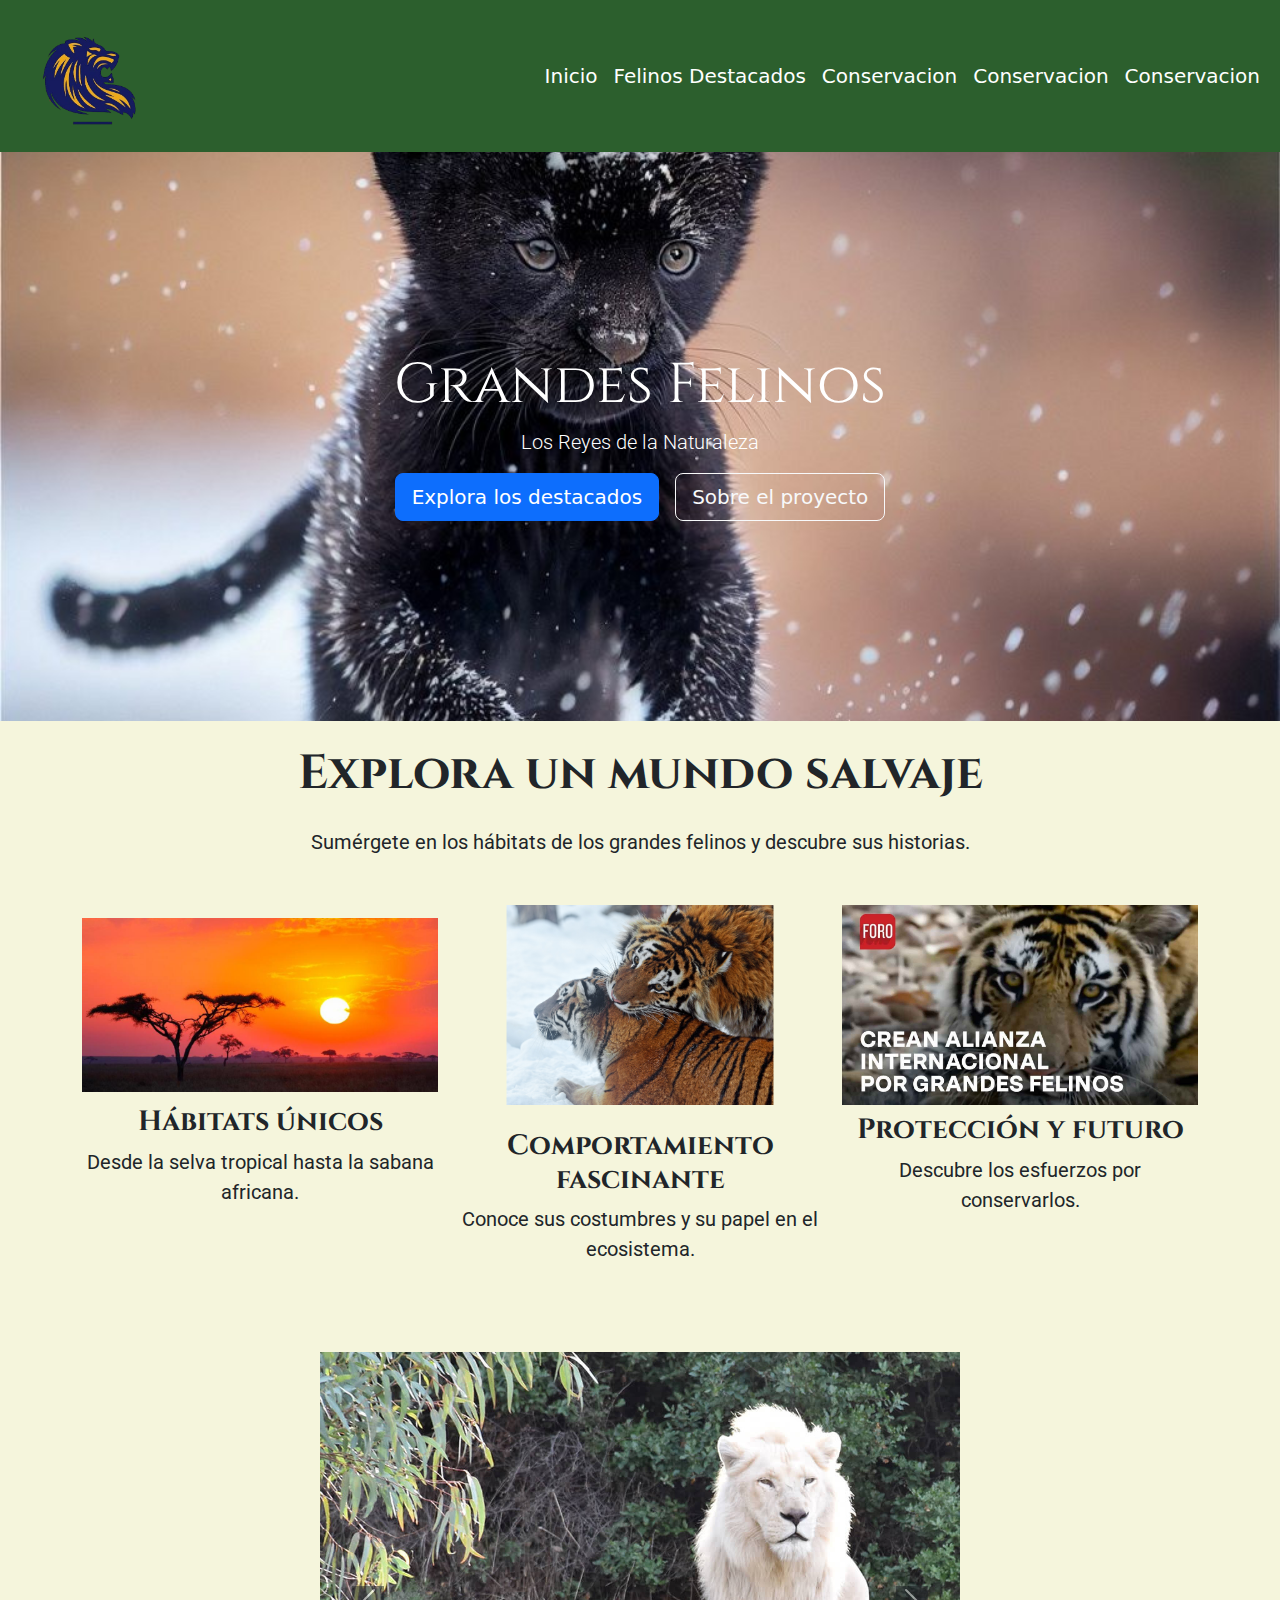
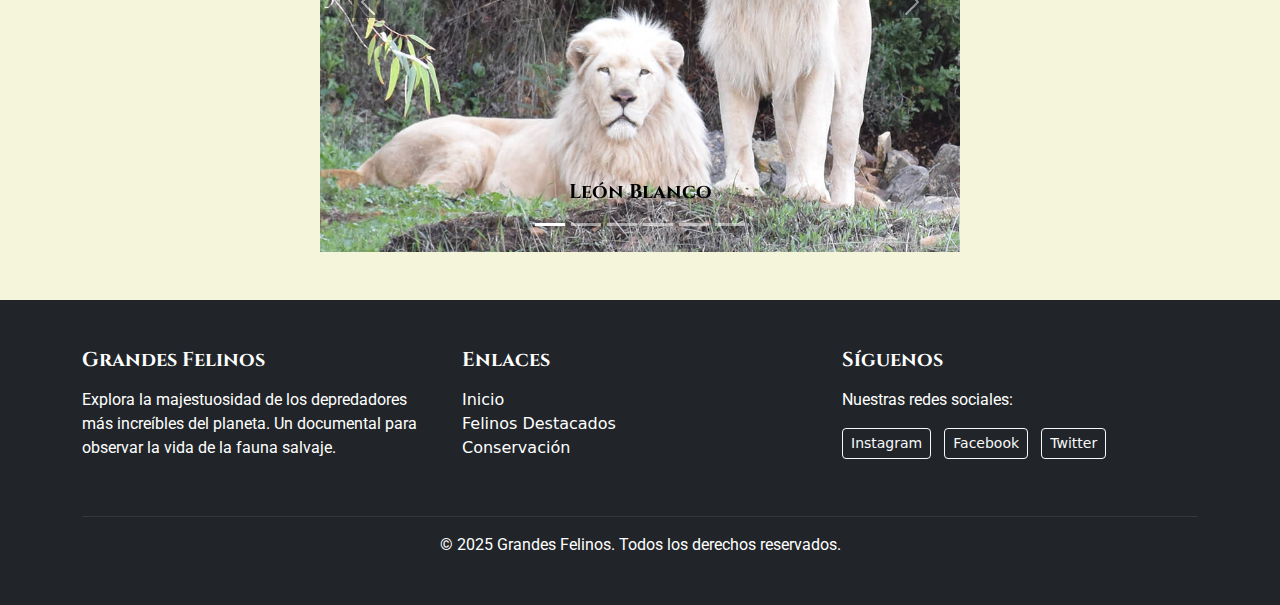
<file: index.html>
<!DOCTYPE html>
<html lang="en">

<head>
  <meta charset="utf-8" />
  <meta name="viewport" content="width=device-width, initial-scale=1" />
  <title>Inicio</title>
  <link href="https://cdn.jsdelivr.net/npm/bootstrap@5.3.3/dist/css/bootstrap.min.css" rel="stylesheet"
    integrity="sha384-QWTKZyjpPEjISv5WaRU9OFeRpok6YctnYmDr5pNlyT2bRjXh0JMhjY6hW+ALEwIH" crossorigin="anonymous" />
  <link rel="stylesheet" href="./style.css" />
</head>

<body>
  <header>
    <nav class="navbar navbar-expand-lg">
      <div class="container-fluid">
        <a class="navbar-brand" href="./index.html">
          <img src="./logo.png" id="logo" alt="" />
        </a>
        <button class="navbar-toggler" type="button" data-bs-toggle="collapse" data-bs-target="#navbarNavDropdown"
          aria-controls="navbarNavDropdown" aria-expanded="false" aria-label="Toggle navigation">
          <span class="navbar-toggler-icon"></span>
        </button>

        <div class="collapse navbar-collapse" id="navbarNavDropdown">
          <ul class="navbar-nav ms-auto">
            <li class="nav-item">
              <a class="nav-link active text-white" aria-current="page" href="./index.html">Inicio</a>
            </li>
            <li class="nav-item">
              <a class="nav-link text-white" href="./felinosDest.html">Felinos Destacados</a>
            </li>
            <li class="nav-item">
              <a class="nav-link text-white" href="./conservacion.html">Conservacion</a>
            </li>
            <li class="nav-item">
              <a class="nav-link text-white" href="./conservacion.html">Conservacion</a>
            </li>
            <li class="nav-item">
              <a class="nav-link text-white" href="./conservacion.html">Conservacion</a>
            </li>
          </ul>
        </div>
      </div>
    </nav>
  </header>
  <main>
    <section class="hero bg-dark text-white text-center fondo "
      style="background-image: url('./panteranegra.jpg'); background-size: cover; background-position: center;">
      <div class="container">
        <h1 class="display-4">Grandes Felinos</h1>
        <p class="lead">Los Reyes de la Naturaleza</p>
        <div class="d-flex justify-content-center gap-3">
          <a href="./felinosDest.html" class="btn btn-primary btn-lg">Explora los destacados</a>
          <a href="proyecto.html" class="btn btn-outline-light btn-lg">Sobre el proyecto</a>
        </div>
      </div>
    </section>

    <section class="imagen-ini text-center pb-4">
      <div class="container pt-4">
        <h2 class="mb-4">Explora un mundo salvaje</h2>
        <p class="mb-5">Sumérgete en los hábitats de los grandes felinos y descubre sus historias.</p>
        <div class="row">
          <div class="col-md-4">
            <img src="./sabana_16x9.png" class="img-fluid" alt="">
            <h3>Hábitats únicos</h3>
            <p>Desde la selva tropical hasta la sabana africana.</p>
          </div>
          <div class="col-md-4">
            <img src="./comportamiento_16x9.png" class="img-fluid height" alt="">
            <h3 class="pt-4">Comportamiento fascinante</h3>
            <p>Conoce sus costumbres y su papel en el ecosistema.</p>
          </div>
          <div class="col-md-4">
            <img src="./proteccion_16x9.png" class="img-fluid" alt="">
            <h3 class="pt-2">Protección y futuro</h3>
            <p>Descubre los esfuerzos por conservarlos.</p>
          </div>
        </div>
      </div>
    </section>

    <section class="gallery py-5">
      <div id="carrusel" class="carousel slide w-50 mx-auto">
        <div class="carousel-indicators">
          <button type="button" data-bs-target="#carrusel" data-bs-slide-to="0" class="active" aria-current="true"
            aria-label="Slide 1"></button>
          <button type="button" data-bs-target="#carrusel" data-bs-slide-to="1" aria-label="Slide 2"></button>
          <button type="button" data-bs-target="#carrusel" data-bs-slide-to="2" aria-label="Slide 3"></button>
          <button type="button" data-bs-target="#carrusel" data-bs-slide-to="3" aria-label="Slide 4"></button>
          <button type="button" data-bs-target="#carrusel" data-bs-slide-to="4" aria-label="Slide 5"></button>
          <button type="button" data-bs-target="#carrusel" data-bs-slide-to="5" aria-label="Slide 6"></button>
        </div>
        <div class="carousel-inner">
          <div class="carousel-item active">
            <img src="./leonblanco.jpg" class="d-block m-auto img-fluid" alt="...">
            <div class="carousel-caption d-none d-md-block">
              <h5 class="text-black">León Blanco</h5>
            </div>
          </div>
          <div class="carousel-item">
            <img src="./leopardoamur.jpg" class="d-block m-auto img-fluid" alt="...">
            <div class="carousel-caption d-none d-md-block py-1">
              <h5 class="text-black">Leopardo Amur</h5>
            </div>
          </div>
          <div class="carousel-item">
            <img src="./linceiberico.jpeg" class="d-block m-auto img-fluid" alt="...">
            <div class="carousel-caption d-none d-md-block">
              <h5>Lince Iberico</h5>
            </div>
          </div>
          <div class="carousel-item">
            <img src="./tigremaltes.jpg" class="d-block m-aut img-fluid" alt="...">
            <div class="carousel-caption d-none d-md-block">
              <h5>Tigre Maltes</h5>
            </div>
          </div>
          <div class="carousel-item">
            <img src="./caracal.webp" class="d-block m-auto img-fluid" alt="...">
            <div class="carousel-caption d-none d-md-block">
              <h5>Caracal</h5>
            </div>
          </div>
          <div class="carousel-item">
            <img src="./leopardonieves.png" class="d-block m-auto img-fluid" alt="...">
            <div class="carousel-caption d-none d-md-block">
              <h5 class="text-black">Leopardo de las Nieves</h5>
            </div>
          </div>
        </div>
        <button class="carousel-control-prev" type="button" data-bs-target="#carrusel" data-bs-slide="prev">
          <span class="carousel-control-prev-icon bg-dark" aria-hidden="true"></span>
          <span class="visually-hidden">Previous</span>
        </button>
        <button class="carousel-control-next" type="button" data-bs-target="#carrusel" data-bs-slide="next">
          <span class="carousel-control-next-icon bg-dark" aria-hidden="true"></span>
          <span class="visually-hidden">Next</span>
        </button>
      </div>
    </section>

  </main>
  <footer class="bg-dark text-white py-5">
    <div class="container">
      <div class="row">
        <div class="col-md-4 mb-4">
          <h5 class="mb-3">Grandes Felinos</h5>
          <p>
            Explora la majestuosidad de los depredadores más increíbles del planeta. Un documental para observar la vida
            de la fauna salvaje.
          </p>
        </div>
        <div class="col-md-4 mb-4">
          <h5 class="mb-3">Enlaces</h5>
          <ul class="list-unstyled">
            <li><a href="./index.html" class="text-white text-decoration-none">Inicio</a></li>
            <li><a href="./felinosDest.html" class="text-white text-decoration-none">Felinos Destacados</a></li>
            <li><a href="./conservacion.html" class="text-white text-decoration-none">Conservación</a></li>
            <!-- <li><a href="#" class="text-white text-decoration-none">Equipo de Producción</a></li> -->
          </ul>
        </div>
        <div class="col-md-4 mb-4">
          <h5 class="mb-3">Síguenos</h5>
          <p>Nuestras redes sociales:</p>
          <div>
            <a href="#" class="btn btn-outline-light btn-sm me-2">
              <i class="bi bi-instagram"></i> Instagram
            </a>
            <a href="#" class="btn btn-outline-light btn-sm me-2">
              <i class="bi bi-facebook"></i> Facebook
            </a>
            <a href="#" class="btn btn-outline-light btn-sm">
              <i class="bi bi-twitter"></i> Twitter
            </a>
          </div>
        </div>
      </div>
      <hr class="border-secondary">
      <div class="text-center">
        <p class="mb-0">&copy; 2025 Grandes Felinos. Todos los derechos reservados.</p>
      </div>
    </div>
  </footer>

  <script src="https://cdn.jsdelivr.net/npm/bootstrap@5.3.3/dist/js/bootstrap.bundle.min.js"
    integrity="sha384-YvpcrYf0tY3lHB60NNkmXc5s9fDVZLESaAA55NDzOxhy9GkcIdslK1eN7N6jIeHz"
    crossorigin="anonymous"></script>
</body>

</html>
</file>
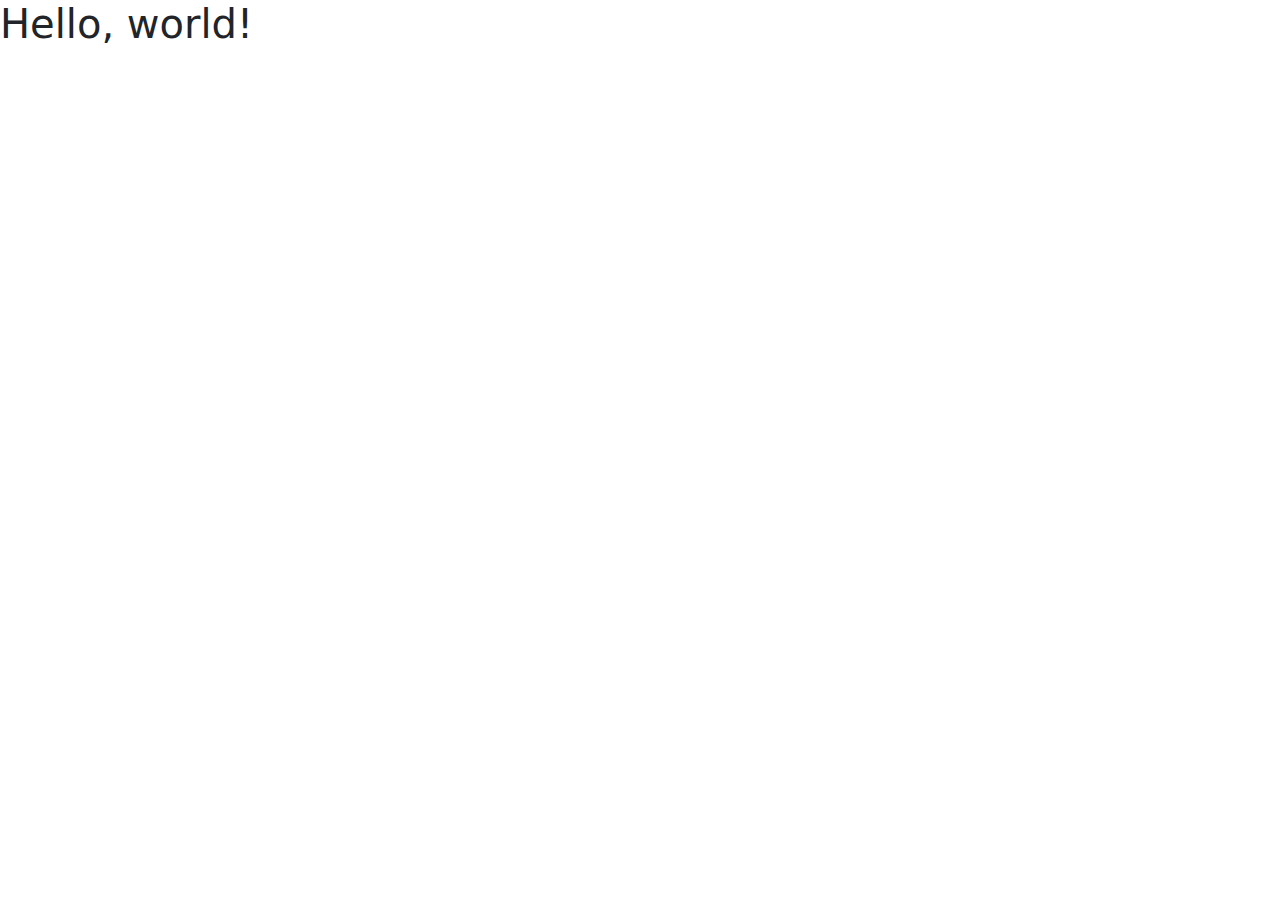
<file: conservacion.html>
<!doctype html>
<html lang="en">
  <head>
    <meta charset="utf-8">
    <meta name="viewport" content="width=device-width, initial-scale=1">
    <title>Bootstrap demo</title>
    <link href="https://cdn.jsdelivr.net/npm/bootstrap@5.3.3/dist/css/bootstrap.min.css" rel="stylesheet" integrity="sha384-QWTKZyjpPEjISv5WaRU9OFeRpok6YctnYmDr5pNlyT2bRjXh0JMhjY6hW+ALEwIH" crossorigin="anonymous">
  </head>
  <body>
    <h1>Hello, world!</h1>
    <script src="https://cdn.jsdelivr.net/npm/bootstrap@5.3.3/dist/js/bootstrap.bundle.min.js" integrity="sha384-YvpcrYf0tY3lHB60NNkmXc5s9fDVZLESaAA55NDzOxhy9GkcIdslK1eN7N6jIeHz" crossorigin="anonymous"></script>
  </body>
</html>
</file>
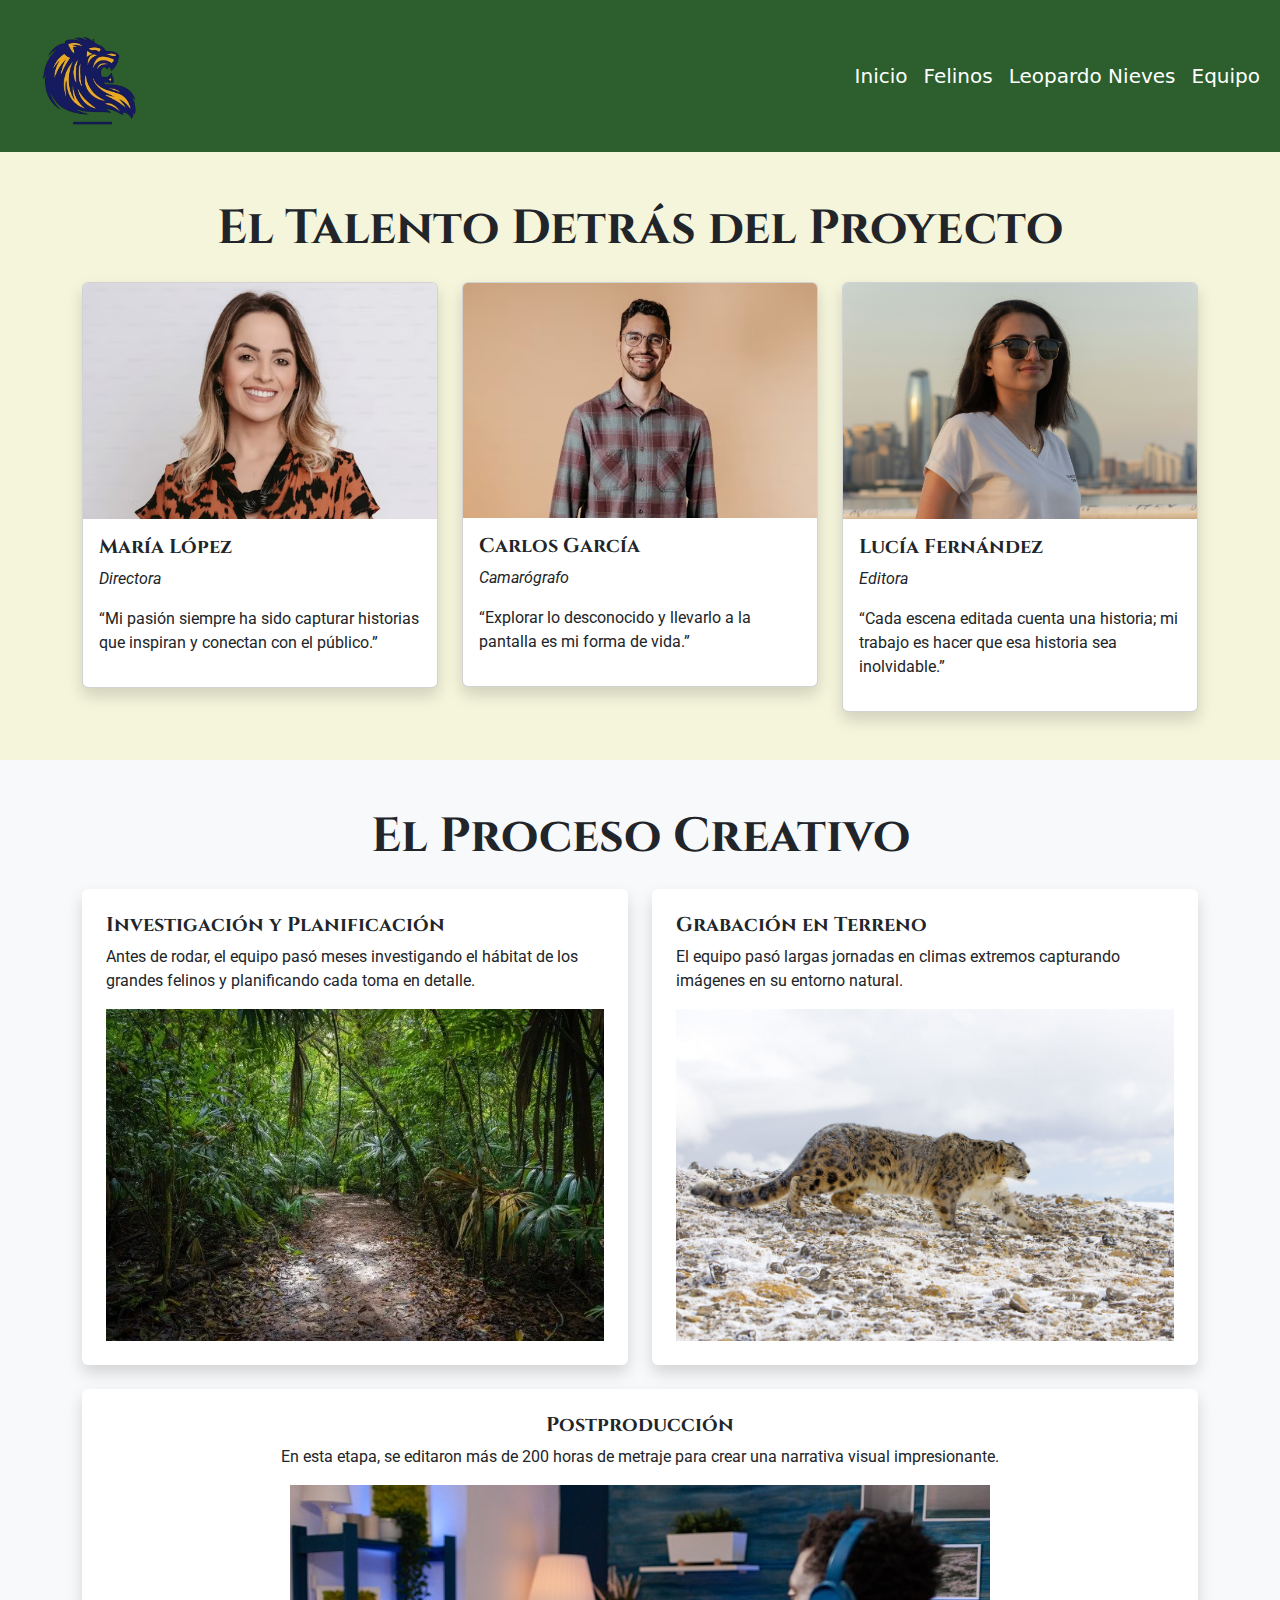
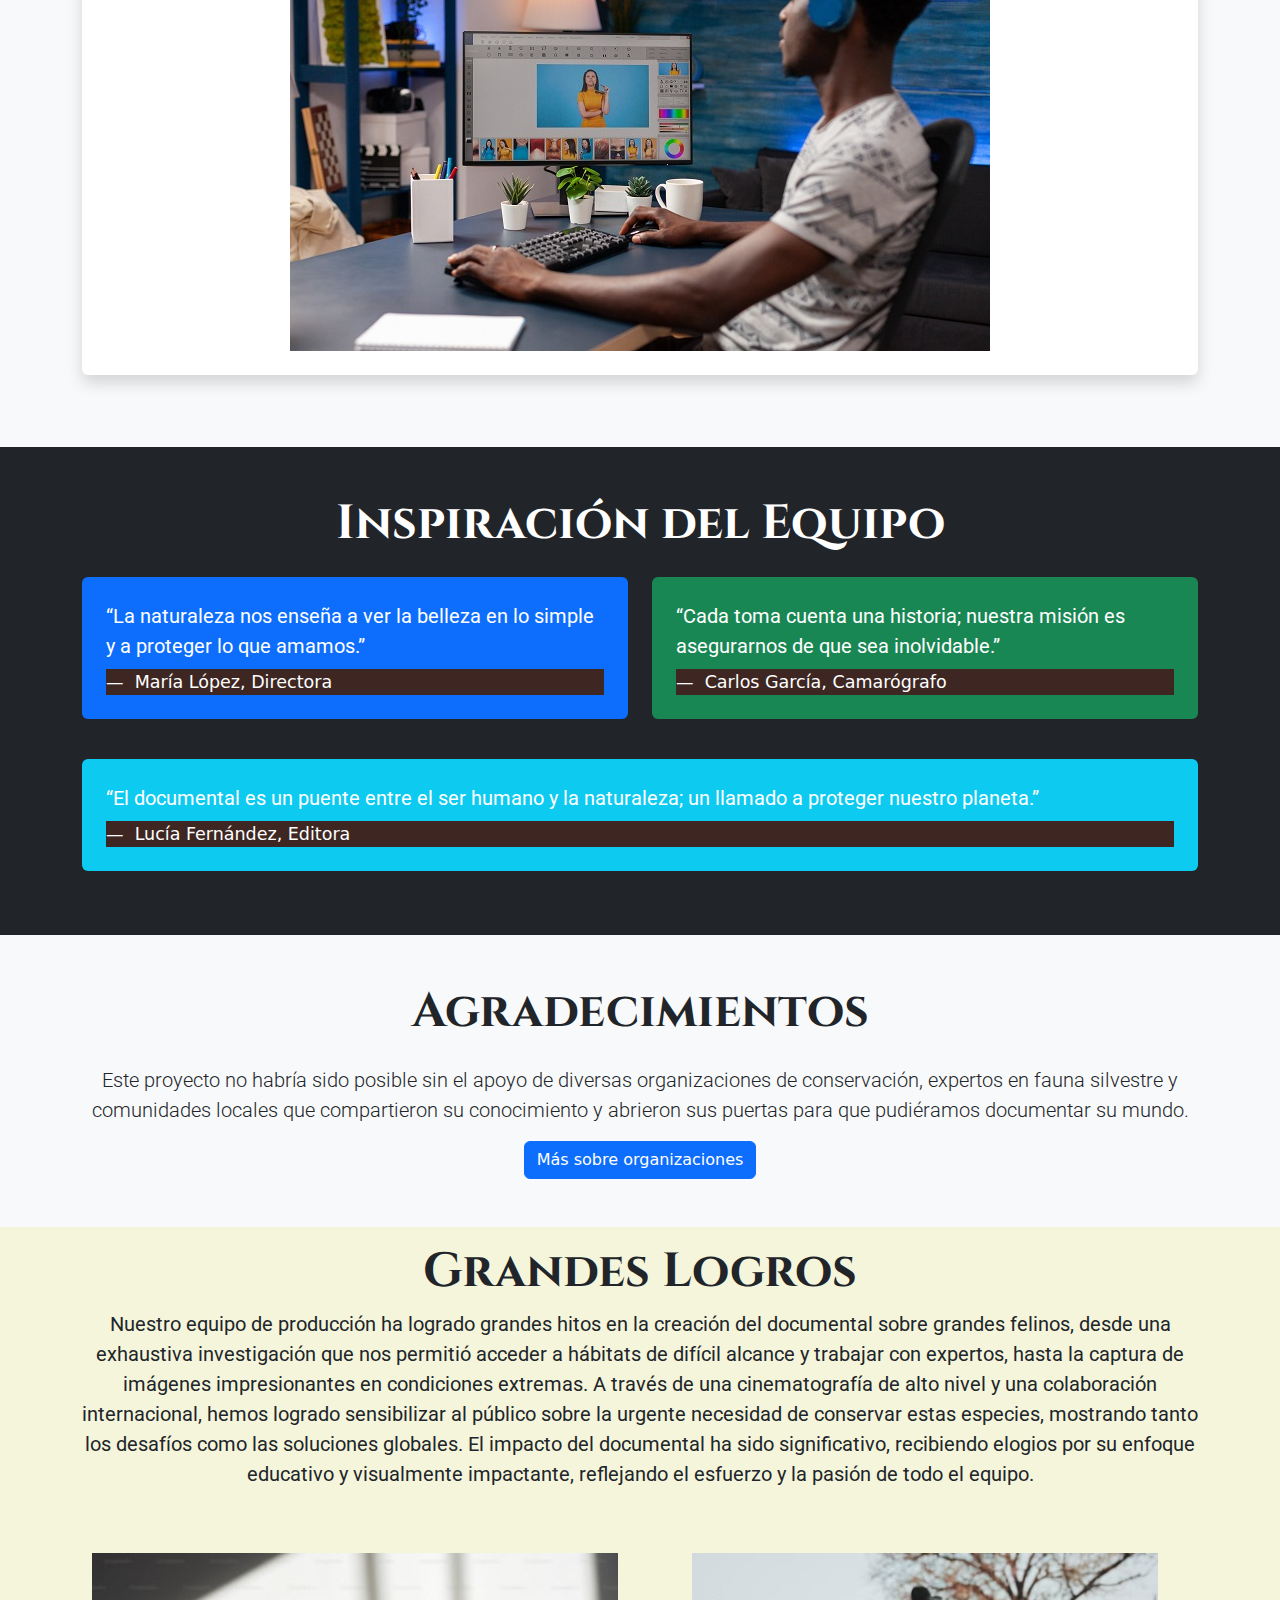
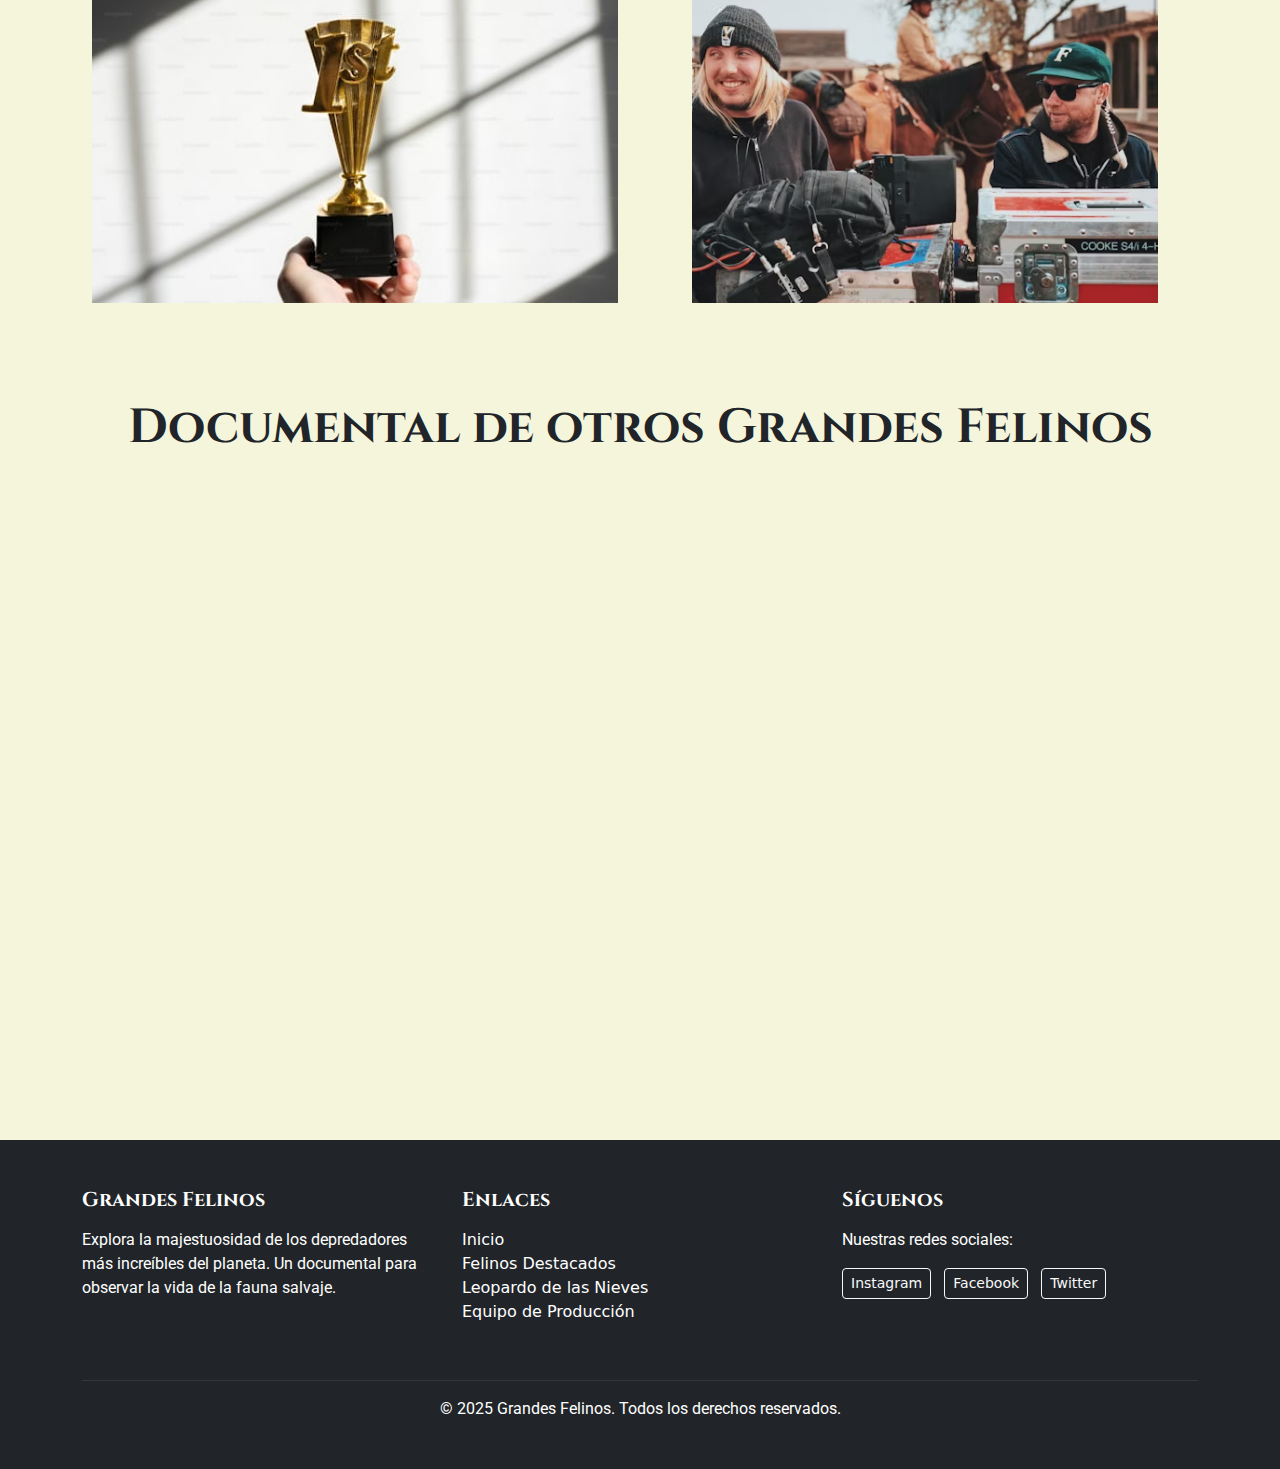
<file: equipo.html>
<!DOCTYPE html>
<html lang="es">
  <head>
    <meta charset="UTF-8" />
    <meta name="viewport" content="width=device-width, initial-scale=1.0" />
    <title>Equipo de Producción</title>
    <link
      href="https://cdn.jsdelivr.net/npm/bootstrap@5.3.0-alpha3/dist/css/bootstrap.min.css"
      rel="stylesheet"
    />
    <link rel="stylesheet" href="./style.css" />
  </head>

  <body>
    <header>
      <nav class="navbar navbar-expand-xl">
        <div class="container-fluid">
          <a class="navbar-brand" href="./index.html">
            <img src="./logo.png" id="logo" alt="" />
          </a>
          <button
            class="navbar-toggler"
            type="button"
            data-bs-toggle="collapse"
            data-bs-target="#navbarNavDropdown"
            aria-controls="navbarNavDropdown"
            aria-expanded="false"
            aria-label="Toggle navigation"
          >
            <span class="navbar-toggler-icon"></span>
          </button>

          <div class="collapse navbar-collapse" id="navbarNavDropdown">
            <ul class="navbar-nav ms-auto">
              <li class="nav-item">
                <a
                  class="nav-link active text-white"
                  aria-current="page"
                  href="./index.html"
                  >Inicio</a
                >
              </li>
              <li class="nav-item">
                <a class="nav-link text-white" href="./felinosDest.html"
                  >Felinos</a
                >
              </li>
              <li class="nav-item">
                <a class="nav-link text-white" href="./leopardoNieves.html"
                  >Leopardo Nieves</a
                >
              </li>
              <li class="nav-item">
                <a class="nav-link text-white" href="./equipo.html">Equipo</a>
              </li>
            </ul>
          </div>
        </div>
      </nav>
    </header>

    <section class="py-5">
      <div class="container">
        <h2 class="text-center mb-4">El Talento Detrás del Proyecto</h2>
        <div class="row">
          <div class="col-md-4">
            <div class="card shadow">
              <img
                src="./img/equipo/maria.avif"
                class="card-img-top"
                alt="Director"
              />
              <div class="card-body">
                <h5 class="card-title">María López</h5>
                <p class="card-text"><em>Directora</em></p>
                <p>
                  “Mi pasión siempre ha sido capturar historias que inspiran y
                  conectan con el público.”
                </p>
              </div>
            </div>
          </div>
          <div class="col-md-4">
            <div class="card shadow">
              <img
                src="./img/equipo/carlos.avif"
                class="card-img-top img-fluid"
                alt="Camarógrafo"
              />
              <div class="card-body">
                <h5 class="card-title">Carlos García</h5>
                <p class="card-text"><em>Camarógrafo</em></p>
                <p>
                  “Explorar lo desconocido y llevarlo a la pantalla es mi forma
                  de vida.”
                </p>
              </div>
            </div>
          </div>
          <div class="col-md-4">
            <div class="card shadow">
              <img
                src="./img/equipo/lucia.jpg"
                class="card-img-top"
                alt="Editora"
              />
              <div class="card-body">
                <h5 class="card-title">Lucía Fernández</h5>
                <p class="card-text"><em>Editora</em></p>
                <p>
                  “Cada escena editada cuenta una historia; mi trabajo es hacer
                  que esa historia sea inolvidable.”
                </p>
              </div>
            </div>
          </div>
        </div>
      </div>
    </section>

    <section class="bg-light py-5">
      <div class="container">
        <h2 class="text-center mb-4">El Proceso Creativo</h2>
        <div class="timeline">
          <div class="row">
            <div class="col-md-6 mb-4">
              <div class="p-4 bg-white rounded shadow">
                <h5>Investigación y Planificación</h5>
                <p>
                  Antes de rodar, el equipo pasó meses investigando el hábitat
                  de los grandes felinos y planificando cada toma en detalle.
                </p>
                <img src="./jungla.webp" class="img-fluid" alt="" />
              </div>
            </div>
            <div class="col-md-6 mb-4">
              <div class="p-4 bg-white rounded shadow">
                <h5>Grabación en Terreno</h5>
                <p>
                  El equipo pasó largas jornadas en climas extremos capturando
                  imágenes en su entorno natural.
                </p>
                <img src="./img/equipo/himalaya.jpg" class="img-fluid" alt="" />
              </div>
            </div>
            <div class="col-md mb-4 text-center">
              <div class="p-4 bg-white rounded shadow">
                <h5>Postproducción</h5>
                <p>
                  En esta etapa, se editaron más de 200 horas de metraje para
                  crear una narrativa visual impresionante.
                </p>
                <img src="./img/equipo/edicion.jpg" class="img-fluid" alt="" />
              </div>
            </div>
          </div>
        </div>
      </div>
    </section>

    <section class="py-5 text-white bg-dark">
      <div class="container">
        <h2 class="text-center mb-4">Inspiración del Equipo</h2>
        <div class="row">
          <div class="col-md-6 mb-4">
            <blockquote class="blockquote p-4 bg-primary rounded">
              <p class="mb-4">
                “La naturaleza nos enseña a ver la belleza en lo simple y a
                proteger lo que amamos.”
              </p>
              <footer class="blockquote-footer text-white">
                María López, Directora
              </footer>
            </blockquote>
          </div>
          <div class="col-md-6 mb-4">
            <blockquote class="blockquote p-4 bg-success rounded">
              <p class="mb-4">
                “Cada toma cuenta una historia; nuestra misión es asegurarnos de
                que sea inolvidable.”
              </p>
              <footer class="blockquote-footer text-white">
                Carlos García, Camarógrafo
              </footer>
            </blockquote>
          </div>
          <div class="col-md-12">
            <blockquote class="blockquote p-4 bg-info rounded">
              <p class="mb-4">
                “El documental es un puente entre el ser humano y la naturaleza;
                un llamado a proteger nuestro planeta.”
              </p>
              <footer class="blockquote-footer text-white">
                Lucía Fernández, Editora
              </footer>
            </blockquote>
          </div>
        </div>
      </div>
    </section>

    <section class="bg-light py-5">
      <div class="container text-center">
        <h2 class="mb-4">Agradecimientos</h2>
        <p class="lead">
          Este proyecto no habría sido posible sin el apoyo de diversas
          organizaciones de conservación, expertos en fauna silvestre y
          comunidades locales que compartieron su conocimiento y abrieron sus
          puertas para que pudiéramos documentar su mundo.
        </p>

        <button
          type="button"
          class="btn btn-primary"
          data-bs-toggle="modal"
          data-bs-target="#agradecimientosModal"
        >
          Más sobre organizaciones
        </button>
      </div>

      <div
        class="modal fade"
        id="agradecimientosModal"
        tabindex="-1"
        aria-labelledby="agradecimientosModalLabel"
        aria-hidden="true"
      >
        <div class="modal-dialog modal-lg">
          <div class="modal-content">
            <div class="modal-header">
              <h5 class="modal-title" id="agradecimientosModalLabel">
                Organizaciones de Conservación y Apoyo
              </h5>
              <button
                type="button"
                class="btn-close"
                data-bs-dismiss="modal"
                aria-label="Cerrar"
              ></button>
            </div>
            <div class="modal-body">
              <h6>Organización 1: Fundación Vida Silvestre</h6>
              <p>
                La Fundación Vida Silvestre nos brindó valioso acceso a varias
                áreas protegidas donde pudimos observar de cerca a los felinos y
                su comportamiento en su hábitat natural. Además, nos
                proporcionaron información científica detallada sobre las
                especies que filmamos.
              </p>

              <h6>Organización 2: Red de Conservación Global</h6>
              <p>
                Esta red global de conservacionistas nos apoyó con recursos para
                realizar nuestras grabaciones en condiciones extremas, como en
                las altas montañas donde viven los leopardos de las nieves. Su
                experiencia en trabajo de campo fue esencial para nuestra
                seguridad.
              </p>

              <h6>Organización 3: Alianza por los Grandes Felinos</h6>
              <p>
                La Alianza por los Grandes Felinos nos conectó con expertos
                locales y comunidades indígenas que compartieron sus
                conocimientos sobre las especies y sus esfuerzos de protección.
                Su apoyo fue fundamental para asegurar el éxito del proyecto.
              </p>

              <h6>Organización 4: Comunidad de la Región de Himalaya</h6>
              <p>
                Las comunidades locales nos dieron acceso a sus tierras y nos
                permitieron documentar el comportamiento de los felinos en su
                hábitat. Además, compartieron valiosas historias y tradiciones
                relacionadas con los felinos que enriquecieron nuestro
                documental.
              </p>
            </div>
            <div class="modal-footer">
              <button
                type="button"
                class="btn btn-secondary"
                data-bs-dismiss="modal"
              >
                Cerrar
              </button>
            </div>
          </div>
        </div>
      </div>
    </section>

    <section>
      <div class="container text-center mt-3">
        <div class="row">
          <div class="col-sm-12 col-md-12 align-middle">
            <h2>Grandes Logros</h2>
          </div>
          <div class="col-sm-12 col-md-12 mb-5">
            <p class="fs-5">
              Nuestro equipo de producción ha logrado grandes hitos en la
              creación del documental sobre grandes felinos, desde una
              exhaustiva investigación que nos permitió acceder a hábitats de
              difícil alcance y trabajar con expertos, hasta la captura de
              imágenes impresionantes en condiciones extremas. A través de una
              cinematografía de alto nivel y una colaboración internacional,
              hemos logrado sensibilizar al público sobre la urgente necesidad
              de conservar estas especies, mostrando tanto los desafíos como las
              soluciones globales. El impacto del documental ha sido
              significativo, recibiendo elogios por su enfoque educativo y
              visualmente impactante, reflejando el esfuerzo y la pasión de todo
              el equipo.
            </p>
          </div>
          <div class="col-md-6 pb-5">
            <div class="d-flex justify-content-center align-items-center">
              <img
                src="./img/equipo/trofeo.jfif"
                class=""
                height="350"
                alt="Trofeo"
                style="max-width: 100%; object-fit: cover"
              />
            </div>
          </div>
          <div class="col-md-6">
            <div class="justify-content-center align-items-center">
              <img
                src="./img/equipo/produccion.avif"
                class=""
                height="350"
                alt="Producción"
                style="max-width: 100%; object-fit: cover"
              />
            </div>
          </div>
        </div>
      </div>
    </section>

    <section>
      <div class="container text-center pt-5 pb-5">
        <div class="row">
          <div class="col-md-12">
            <h2>Documental de otros Grandes Felinos</h2>
          </div>

          <div class="col-md-12 ratio ratio-16x9">
            <iframe
              width="900"
              height="515"
              src="https://www.youtube.com/embed/f1emA6Qv5vQ?si=sPoos_BvOQ5rwT4_"
              title="YouTube video player"
              frameborder="0"
              allow="accelerometer; autoplay; clipboard-write; encrypted-media; gyroscope; picture-in-picture; web-share"
              referrerpolicy="strict-origin-when-cross-origin"
              allowfullscreen
            ></iframe>
          </div>
        </div>
      </div>
    </section>

    <footer class="bg-dark text-white py-5">
      <div class="container">
        <div class="row">
          <div class="col-md-4 mb-4">
            <h5 class="mb-3">Grandes Felinos</h5>
            <p>
              Explora la majestuosidad de los depredadores más increíbles del
              planeta. Un documental para observar la vida de la fauna salvaje.
            </p>
          </div>
          <div class="col-md-4 mb-4">
            <h5 class="mb-3">Enlaces</h5>
            <ul class="list-unstyled">
              <li>
                <a href="./index.html" class="text-white text-decoration-none"
                  >Inicio</a
                >
              </li>
              <li>
                <a
                  href="./felinosDest.html"
                  class="text-white text-decoration-none"
                  >Felinos Destacados</a
                >
              </li>
              <li>
                <a
                  href="./leopardoNieves.html"
                  class="text-white text-decoration-none"
                  >Leopardo de las Nieves</a
                >
              </li>
              <li>
                <a href="./equipo.html" class="text-white text-decoration-none"
                  >Equipo de Producción</a
                >
              </li>
            </ul>
          </div>
          <div class="col-md-4 mb-4">
            <h5 class="mb-3">Síguenos</h5>
            <p>Nuestras redes sociales:</p>
            <div>
              <a href="#" class="btn btn-outline-light btn-sm me-2">
                <i class="bi bi-instagram"></i> Instagram
              </a>
              <a href="#" class="btn btn-outline-light btn-sm me-2">
                <i class="bi bi-facebook"></i> Facebook
              </a>
              <a href="#" class="btn btn-outline-light btn-sm">
                <i class="bi bi-twitter"></i> Twitter
              </a>
            </div>
          </div>
        </div>
        <hr class="border-secondary" />
        <div class="text-center">
          <p class="mb-0">
            &copy; 2025 Grandes Felinos. Todos los derechos reservados.
          </p>
        </div>
      </div>
    </footer>
    <script src="https://cdn.jsdelivr.net/npm/bootstrap@5.3.0-alpha3/dist/js/bootstrap.bundle.min.js"></script>
  </body>
</html>
</file>
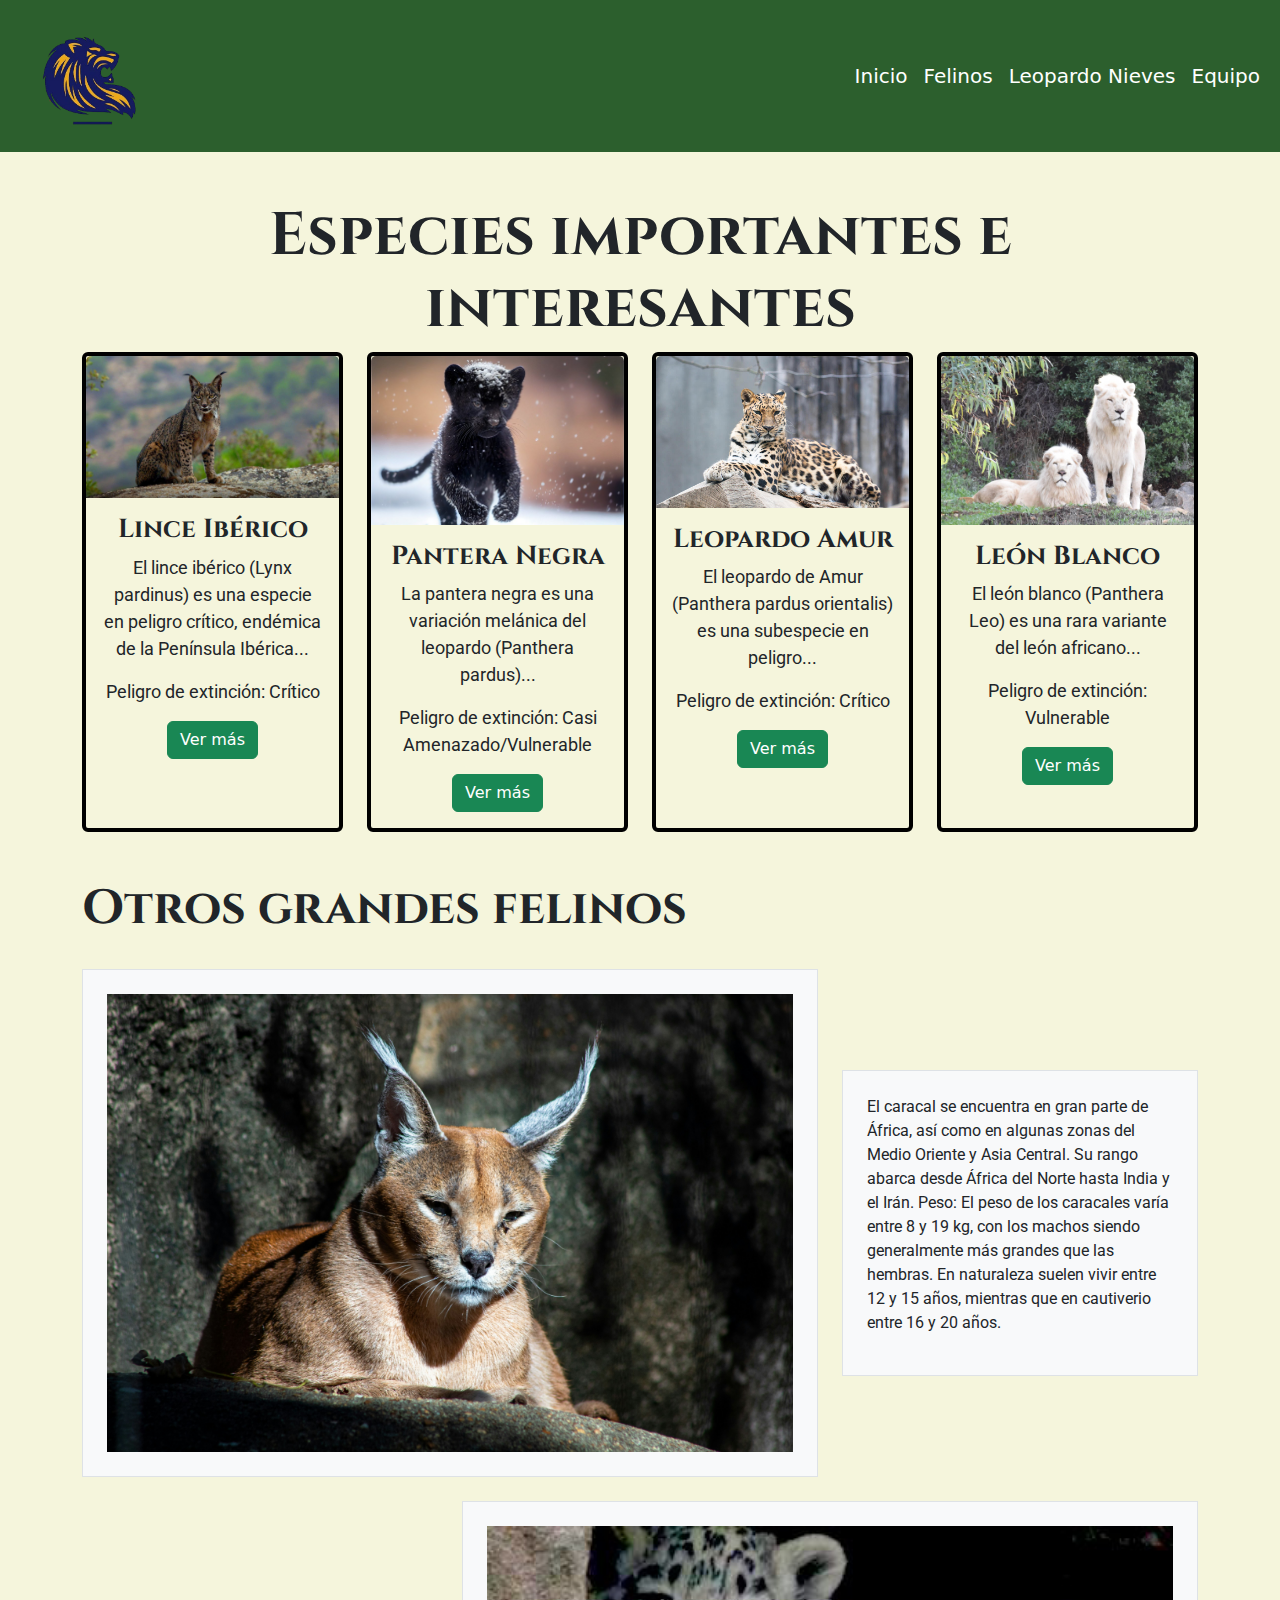
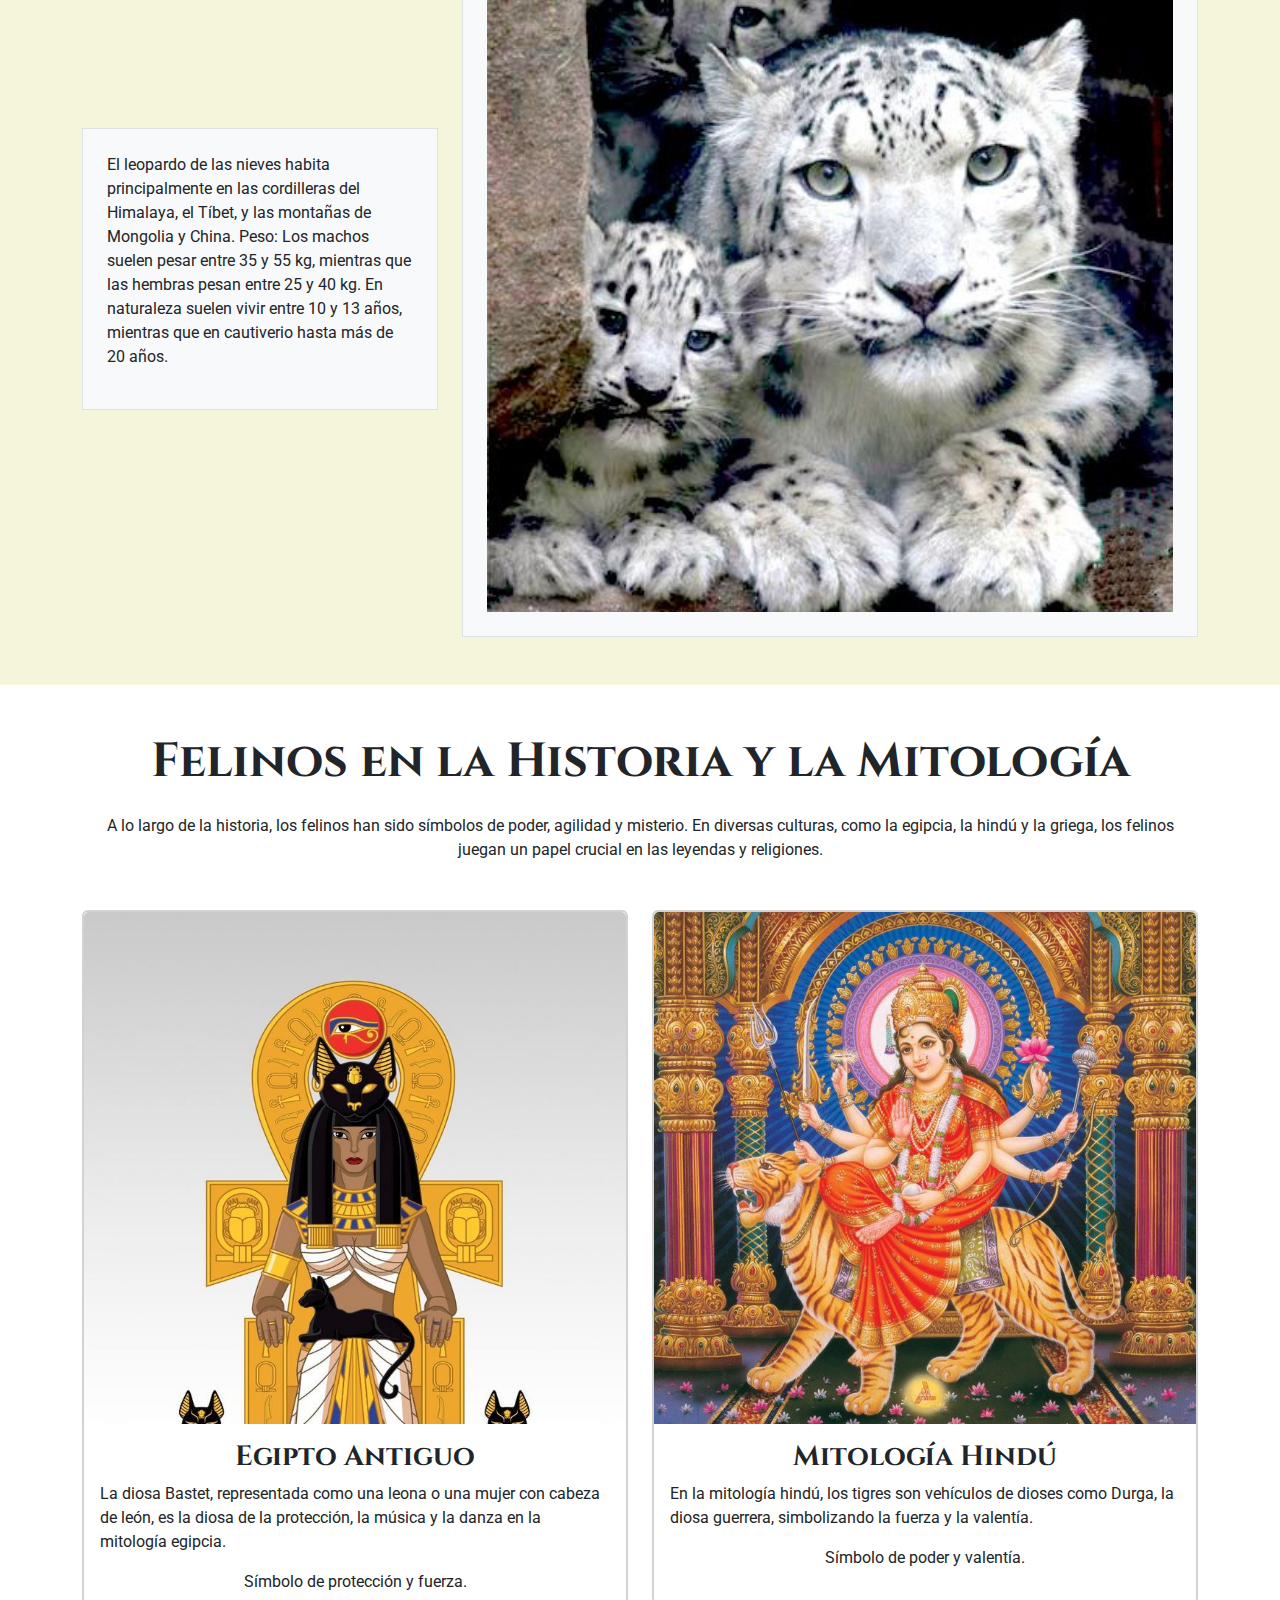
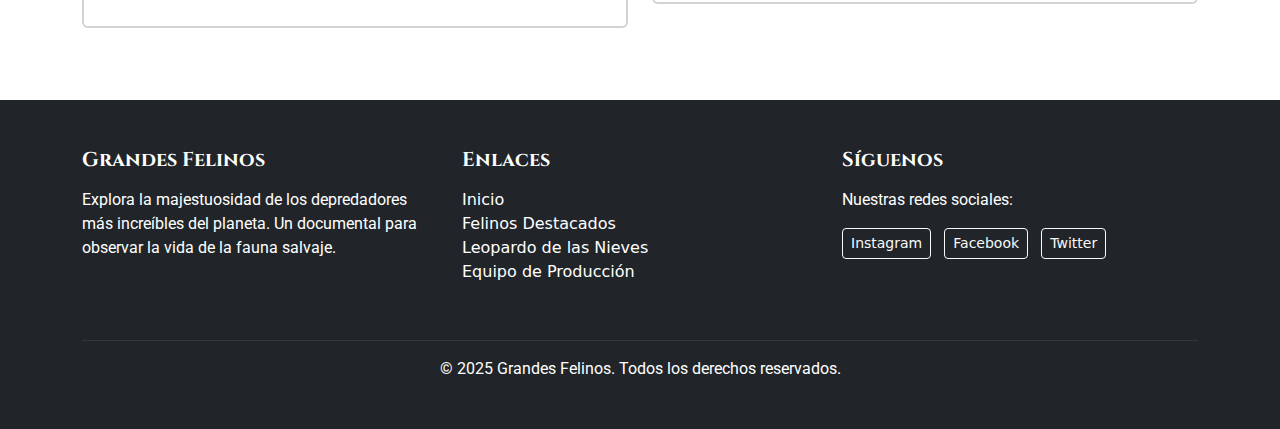
<file: felinosDest.html>
<!DOCTYPE html>
<html lang="en">
  <head>
    <meta charset="utf-8" />
    <meta name="viewport" content="width=device-width, initial-scale=1" />
    <title>Felinos Destacados</title>
    <link
      href="https://cdn.jsdelivr.net/npm/bootstrap@5.3.3/dist/css/bootstrap.min.css"
      rel="stylesheet"
      integrity="sha384-QWTKZyjpPEjISv5WaRU9OFeRpok6YctnYmDr5pNlyT2bRjXh0JMhjY6hW+ALEwIH"
      crossorigin="anonymous"
    />
    <link rel="stylesheet" href="./style.css" />
  </head>

  <body>
    <header>
      <nav class="navbar navbar-expand-xl">
        <div class="container-fluid">
          <a class="navbar-brand" href="./index.html">
            <img src="./logo.png" id="logo" alt="" />
          </a>
          <button
            class="navbar-toggler"
            type="button"
            data-bs-toggle="collapse"
            data-bs-target="#navbarNavDropdown"
            aria-controls="navbarNavDropdown"
            aria-expanded="false"
            aria-label="Toggle navigation"
          >
            <span class="navbar-toggler-icon"></span>
          </button>

          <div class="collapse navbar-collapse" id="navbarNavDropdown">
            <ul class="navbar-nav ms-auto">
              <li class="nav-item">
                <a
                  class="nav-link active text-white"
                  aria-current="page"
                  href="./index.html"
                  >Inicio</a
                >
              </li>
              <li class="nav-item">
                <a class="nav-link text-white" href="./felinosDest.html"
                  >Felinos</a
                >
              </li>
              <li class="nav-item">
                <a class="nav-link text-white" href="./leopardoNieves.html"
                  >Leopardo Nieves</a
                >
              </li>
              <li class="nav-item">
                <a class="nav-link text-white" href="./equipo.html">Equipo</a>
              </li>
            </ul>
          </div>
        </div>
      </nav>
    </header>

    <main>
      <section
        class="text-center w-100 mx-auto text-center pt-5 pb-5"
        id="especie"
      >
        <div class="container">
          <h1>Especies importantes e interesantes</h1>
          <div
            class="row row-cols-1 row-cols-sm-2 row-cols-md-2 row-cols-lg-4 g-4"
          >
            <div class="col">
              <div class="card h-100 bg-transparent border-4 border-black">
                <img
                  src="./img/felinos/linceiberico.jpeg"
                  class="card-img-top img-fluid"
                  alt="Lince Ibérico"
                />
                <div class="card-body">
                  <h2 class="card-title">Lince Ibérico</h2>
                  <p class="card-text">
                    El lince ibérico (Lynx pardinus) es una especie en peligro
                    crítico, endémica de la Península Ibérica...
                  </p>
                  <p class="card-text">Peligro de extinción: Crítico</p>
                  <button
                    type="button"
                    class="btn btn-success"
                    data-bs-toggle="modal"
                    data-bs-target="#modalLince"
                  >
                    Ver más
                  </button>
                  <div
                    class="modal fade"
                    id="modalLince"
                    aria-labelledby="ejemploModalLabel"
                    aria-hidden="true"
                  >
                    <div class="modal-dialog">
                      <div class="modal-content">
                        <div class="modal-header mx-auto">
                          <h2 class="modal-title fs-5" id="ejemploModalLabel">
                            Lince Ibérico
                          </h2>
                          <button
                            type="button"
                            class="btn-close"
                            data-bs-dismiss="modal"
                            aria-label="Close"
                          ></button>
                        </div>
                        <div class="modal-body">
                          El lince ibérico (Lynx pardinus) es una especie en
                          peligro crítico, endémica de la Península Ibérica.
                          Amenazado por la pérdida de hábitat y la escasez de
                          conejos, ha mostrado señales de recuperación gracias a
                          esfuerzos de conservación.
                          <br />
                          Macho: 7-16 kg || Hembra: 9.2-10 kg
                          <br />
                          Naturaleza: 10-13 años || Cautiverio: 15-20 años
                        </div>
                        <div class="modal-footer mx-auto">
                          <button
                            type="button"
                            class="btn btn-secondary"
                            data-bs-dismiss="modal"
                          >
                            Cerrar
                          </button>
                        </div>
                      </div>
                    </div>
                  </div>
                </div>
              </div>
            </div>

            <div class="col">
              <div class="card h-100 bg-transparent border-4 border-black">
                <img
                  src="./img/felinos/panteranegra.jpg"
                  class="card-img-top img-fluid"
                  alt="Pantera Negra"
                />
                <div class="card-body">
                  <h2 class="card-title">Pantera Negra</h2>
                  <p class="card-text">
                    La pantera negra es una variación melánica del leopardo
                    (Panthera pardus)...
                  </p>
                  <p class="card-text">
                    Peligro de extinción: Casi Amenazado/Vulnerable
                  </p>
                  <button
                    type="button"
                    class="btn btn-success"
                    data-bs-toggle="modal"
                    data-bs-target="#modalPantera"
                  >
                    Ver más
                  </button>
                  <div
                    class="modal fade"
                    id="modalPantera"
                    aria-labelledby="ejemploModalLabel"
                    aria-hidden="true"
                  >
                    <div class="modal-dialog">
                      <div class="modal-content">
                        <div class="modal-header mx-auto">
                          <h2 class="modal-title fs-5" id="ejemploModalLabel">
                            Pantera Negra
                          </h2>
                          <button
                            type="button"
                            class="btn-close"
                            data-bs-dismiss="modal"
                            aria-label="Close"
                          ></button>
                        </div>
                        <div class="modal-body">
                          La pantera negra es una variación melánica del
                          leopardo (Panthera pardus) o jaguar (Panthera onca),
                          con pelaje negro debido a una mutación genética. Son
                          felinos ágiles, poderosos y cazadores nocturnos.
                          <br />
                          Macho: 30-90 kg || Hembra: 20-60 kg
                          <br />
                          Naturaleza: 10-12 años || Cautiverio: 20 o + años
                        </div>
                        <div class="modal-footer mx-auto">
                          <button
                            type="button"
                            class="btn btn-secondary"
                            data-bs-dismiss="modal"
                          >
                            Cerrar
                          </button>
                        </div>
                      </div>
                    </div>
                  </div>
                </div>
              </div>
            </div>

            <div class="col">
              <div class="card h-100 bg-transparent border-4 border-black">
                <img
                  src="./img/felinos/leopardoamur.jpg"
                  class="card-img-top img-fluid"
                  alt="Leopardo Amur"
                />
                <div class="card-body">
                  <h2 class="card-title">Leopardo Amur</h2>
                  <p class="card-text">
                    El leopardo de Amur (Panthera pardus orientalis) es una
                    subespecie en peligro...
                  </p>
                  <p class="card-text">Peligro de extinción: Crítico</p>
                  <button
                    type="button"
                    class="btn btn-success"
                    data-bs-toggle="modal"
                    data-bs-target="#modalLeopardo"
                  >
                    Ver más
                  </button>
                  <div
                    class="modal fade"
                    id="modalLeopardo"
                    aria-labelledby="ejemploModalLabel"
                    aria-hidden="true"
                  >
                    <div class="modal-dialog">
                      <div class="modal-content">
                        <div class="modal-header mx-auto">
                          <h2 class="modal-title fs-5" id="ejemploModalLabel">
                            Leopardo de Amur
                          </h2>
                          <button
                            type="button"
                            class="btn-close"
                            data-bs-dismiss="modal"
                            aria-label="Close"
                          ></button>
                        </div>
                        <div class="modal-body">
                          El leopardo de Amur (Panthera pardus orientalis) es
                          una subespecie en peligro, con menos de 100 individuos
                          en libertad. Habita en el este de Rusia y noreste de
                          China, y enfrenta amenazas como la caza furtiva y la
                          pérdida de hábitat. Es un cazador solitario y
                          nocturno.
                          <br />
                          Macho: 32-48 kg || Hembra: 25-42 kg
                          <br />
                          Naturaleza: 10-15 años || Cautiverio: hasta 20 años
                        </div>
                        <div class="modal-footer mx-auto">
                          <button
                            type="button"
                            class="btn btn-secondary"
                            data-bs-dismiss="modal"
                          >
                            Cerrar
                          </button>
                        </div>
                      </div>
                    </div>
                  </div>
                </div>
              </div>
            </div>

            <div class="col">
              <div class="card h-100 bg-transparent border-4 border-black">
                <img
                  src="./img/felinos/leonblanco.jpg"
                  class="card-img-top img-fluid"
                  alt="León Blanco"
                />
                <div class="card-body">
                  <h2 class="card-title">León Blanco</h2>
                  <p class="card-text">
                    El león blanco (Panthera Leo) es una rara variante del león
                    africano...
                  </p>
                  <p class="card-text">Peligro de extinción: Vulnerable</p>
                  <button
                    type="button"
                    class="btn btn-success"
                    data-bs-toggle="modal"
                    data-bs-target="#modalLeon"
                  >
                    Ver más
                  </button>
                  <div
                    class="modal fade"
                    id="modalLeon"
                    aria-labelledby="ejemploModalLabel"
                    aria-hidden="true"
                  >
                    <div class="modal-dialog">
                      <div class="modal-content">
                        <div class="modal-header mx-auto">
                          <h2 class="modal-title fs-5" id="ejemploModalLabel">
                            León Blanco
                          </h2>
                          <button
                            type="button"
                            class="btn-close"
                            data-bs-dismiss="modal"
                            aria-label="Close"
                          ></button>
                        </div>
                        <div class="modal-body">
                          <p>
                            El león blanco (Panthera Leo) es una rara variante
                            del león africano con pelaje blanco debido a una
                            mutación genética. Su población es muy limitada y se
                            encuentra principalmente en reservas y zoológicos.
                            Es un símbolo de belleza y poder.
                          </p>
                          <br />
                          <p>Machos: 150-250 kg || Hembras: 120-180 kg</p>
                          <br />
                          <p>
                            Naturaleza: 10-14 años || Cautiverio: 15-20 años
                          </p>
                        </div>
                        <div class="modal-footer mx-auto">
                          <button
                            type="button"
                            class="btn btn-secondary"
                            data-bs-dismiss="modal"
                          >
                            Cerrar
                          </button>
                        </div>
                      </div>
                    </div>
                  </div>
                </div>
              </div>
            </div>
          </div>
        </div>
      </section>
      <section id="otros">
        <div class="container pb-5">
          <div class="row g-4">
            <h2>Otros grandes felinos</h2>
            <div class="col-12 col-md-8">
              <div class="p-4 bg-light border">
                <img
                  src="./img/felinos/caracal.jpg"
                  class="img-fluid w-100"
                  alt=""
                />
              </div>
            </div>
            <div class="col-md-4 d-flex align-items-center">
              <div class="p-4 bg-light border w-100">
                <p>
                  El caracal se encuentra en gran parte de África, así como en
                  algunas zonas del Medio Oriente y Asia Central. Su rango
                  abarca desde África del Norte hasta India y el Irán. Peso: El
                  peso de los caracales varía entre 8 y 19 kg, con los machos
                  siendo generalmente más grandes que las hembras. En naturaleza
                  suelen vivir entre 12 y 15 años, mientras que en cautiverio
                  entre 16 y 20 años.
                </p>
              </div>
            </div>
            <div class="col-md-4 d-flex align-items-center">
              <div class="p-4 bg-light border w-100">
                <p>
                  El leopardo de las nieves habita principalmente en las
                  cordilleras del Himalaya, el Tíbet, y las montañas de Mongolia
                  y China. Peso: Los machos suelen pesar entre 35 y 55 kg,
                  mientras que las hembras pesan entre 25 y 40 kg. En naturaleza
                  suelen vivir entre 10 y 13 años, mientras que en cautiverio
                  hasta más de 20 años.
                </p>
              </div>
            </div>
            <div class="col-12 col-md-8">
              <div class="p-4 bg-light border">
                <a href="./leopardoNieves.html">
                  <img
                    src="./img/felinos/leopardonieves.png"
                    class="img-fluid w-100"
                    alt=""
                  />
                </a>
              </div>
            </div>
          </div>
        </div>
      </section>

      <section id="mitologia" class="pt-5 pb-5 bg-white">
        <div class="container">
          <h2 class="text-center text-dark mb-4">
            Felinos en la Historia y la Mitología
          </h2>
          <p class="text-center mb-5">
            A lo largo de la historia, los felinos han sido símbolos de poder,
            agilidad y misterio. En diversas culturas, como la egipcia, la hindú
            y la griega, los felinos juegan un papel crucial en las leyendas y
            religiones.
          </p>
          <div class="row">
            <div class="col-sm-12 col-md-6 mb-4">
              <div class="card border-2">
                <img
                  src="./img/felinos/bastet.jpg"
                  height="512"
                  class="card-img-top"
                  alt="Bastet Egipcia"
                />
                <div class="card-body">
                  <h3 class="card-title text-center">Egipto Antiguo</h3>
                  <p class="card-text">
                    La diosa Bastet, representada como una leona o una mujer con
                    cabeza de león, es la diosa de la protección, la música y la
                    danza en la mitología egipcia.
                  </p>
                  <p class="text-center">Símbolo de protección y fuerza.</p>
                </div>
              </div>
            </div>

            <div class="col-sm-12 col-md-6 mb-4">
              <div class="card border-2">
                <img
                  src="./img/felinos/durga.jpg"
                  height="512"
                  class="card-img-top"
                  alt="Durga y el Tigre"
                />
                <div class="card-body">
                  <h3 class="card-title text-center">Mitología Hindú</h3>
                  <p class="card-text">
                    En la mitología hindú, los tigres son vehículos de dioses
                    como Durga, la diosa guerrera, simbolizando la fuerza y la
                    valentía.
                  </p>
                  <p class="text-center">Símbolo de poder y valentía.</p>
                </div>
              </div>
            </div>
          </div>
        </div>
      </section>
    </main>

    <footer class="bg-dark text-white py-5">
      <div class="container">
        <div class="row">
          <div class="col-md-4 mb-4">
            <h5 class="mb-3">Grandes Felinos</h5>
            <p>
              Explora la majestuosidad de los depredadores más increíbles del
              planeta. Un documental para observar la vida de la fauna salvaje.
            </p>
          </div>
          <div class="col-md-4 mb-4">
            <h5 class="mb-3">Enlaces</h5>
            <ul class="list-unstyled">
              <li>
                <a href="./index.html" class="text-white text-decoration-none"
                  >Inicio</a
                >
              </li>
              <li>
                <a
                  href="./felinosDest.html"
                  class="text-white text-decoration-none"
                  >Felinos Destacados</a
                >
              </li>
              <li>
                <a
                  href="./conservacion.html"
                  class="text-white text-decoration-none"
                  >Leopardo de las Nieves</a
                >
              </li>
              <li>
                <a href="./equipo.html" class="text-white text-decoration-none"
                  >Equipo de Producción</a
                >
              </li>
            </ul>
          </div>
          <div class="col-md-4 mb-4">
            <h5 class="mb-3">Síguenos</h5>
            <p>Nuestras redes sociales:</p>
            <div>
              <a href="#" class="btn btn-outline-light btn-sm me-2">
                <i class="bi bi-instagram"></i> Instagram
              </a>
              <a href="#" class="btn btn-outline-light btn-sm me-2">
                <i class="bi bi-facebook"></i> Facebook
              </a>
              <a href="#" class="btn btn-outline-light btn-sm">
                <i class="bi bi-twitter"></i> Twitter
              </a>
            </div>
          </div>
        </div>
        <hr class="border-secondary" />
        <div class="text-center">
          <p class="mb-0">
            &copy; 2025 Grandes Felinos. Todos los derechos reservados.
          </p>
        </div>
      </div>
    </footer>

    <script
      src="https://cdn.jsdelivr.net/npm/bootstrap@5.3.3/dist/js/bootstrap.bundle.min.js"
      integrity="sha384-YvpcrYf0tY3lHB60NNkmXc5s9fDVZLESaAA55NDzOxhy9GkcIdslK1eN7N6jIeHz"
      crossorigin="anonymous"
    ></script>
  </body>
</html>
</file>
<file: style.css>
@import url('https://fonts.googleapis.com/css2?family=Cinzel:wght@400..900&display=swap');
@import url('https://fonts.googleapis.com/css2?family=Cinzel:wght@400..900&family=Roboto:ital,wght@0,100..900;1,100..900&display=swap');
*{
    margin: 0;
    padding: 0;
}
/* 643px */
body{
    background-color: #F5F5DC;
    overflow-x: hidden;
}
.curiosidad{
    background-color: #1D3557 ;
}
.fondo{
    padding: 200px ;
}
.imagen-ini img:hover{
    scale: 1.2;
    padding-bottom: 4%;
}
.imagen-ini p{
    font-size: 20px;
}

header{
    background-color: #2C5F2D;
    font-size: 20px;
}
footer{
    background-color: #3E2723 ;
}
h1{
    font-size: 60px;
}
h2{
    font-size: 48px;
}
h1, h2, h3, h4, h5{
    font-family: 'Cinzel';
    font-weight: bold;
}
p{
    font-family: 'Roboto';
}
#especie img{
    max-height: 250px;
}
#logo{
    width: 100%;
    width: 30%;
}

.carousel-inner {
    position: relative;
    overflow: hidden;
}
  
.carousel-item img {
    height: 500px;
    max-width: 100%;
    width: 700px;
    object-fit: cover;
}
#especie h2{
    font-size: 26px;
}
#especie p{
    font-size: 18px;
}

.gale img:hover{
    scale: 1.1;
    padding-bottom: 2%;
    padding-top: 2%;
}
.gale img {
    object-fit: cover; /* Asegura que las imágenes llenen el contenedor sin deformarse */
    width: 100%; /* Ocupa el ancho del contenedor */
    border-radius: 5px; /* Opcional: bordes redondeados para un diseño más atractivo */
}
</file>
